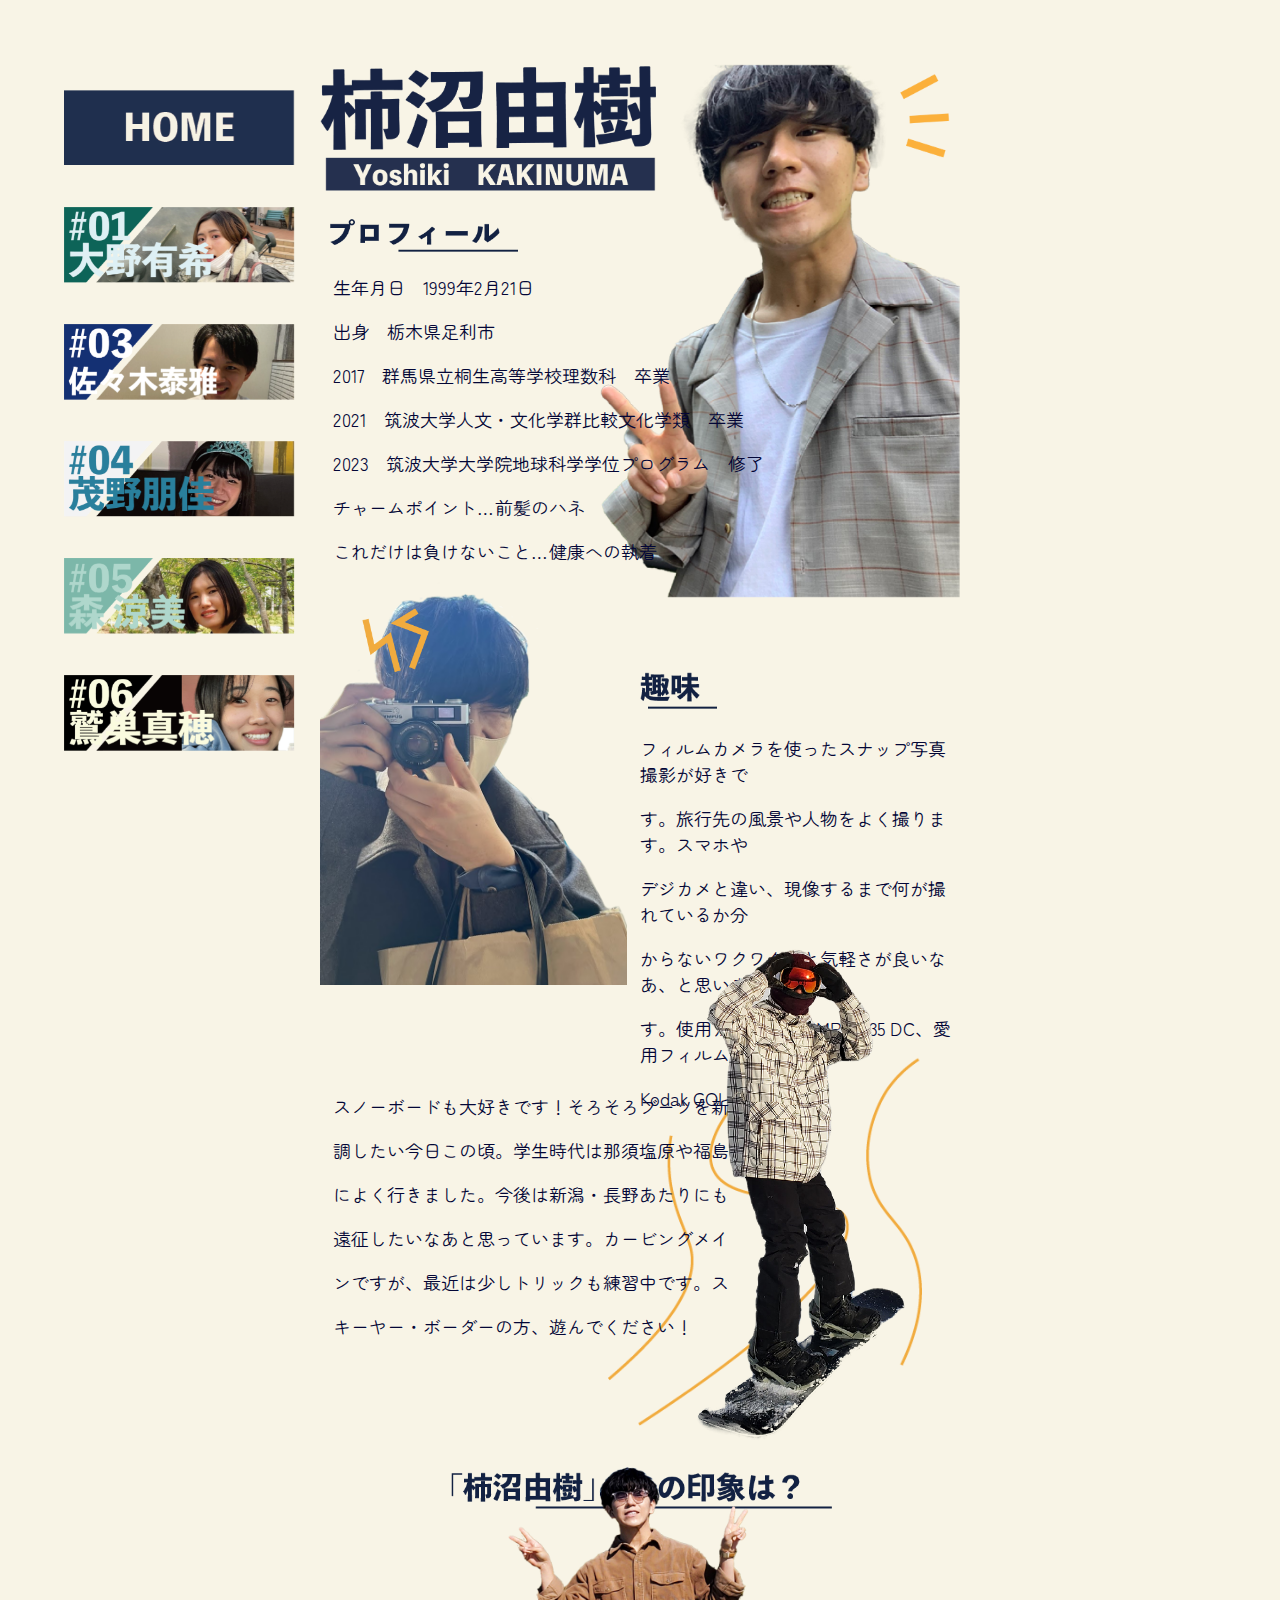
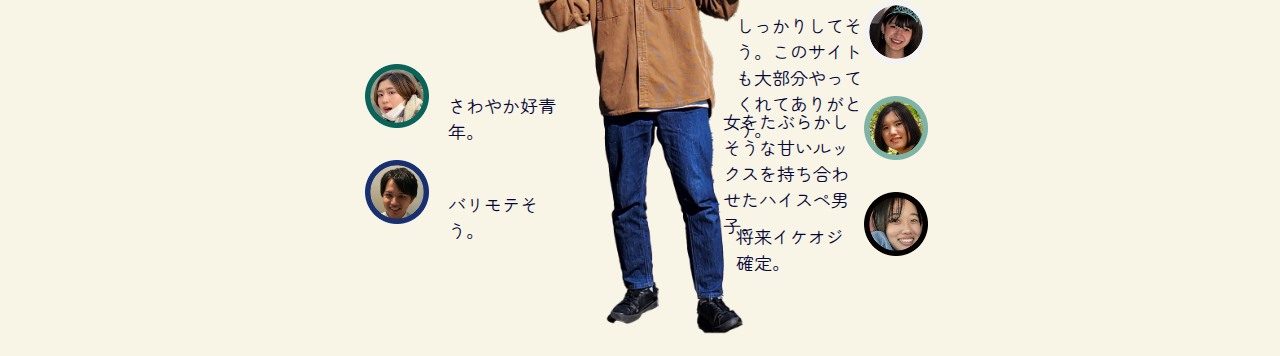
<file: kakinuma.html>
<!DOCTYPE html>
<html lang="ja">
<head>
    <meta charset="UTF-8">
    <meta http-equiv="X-UA-Compatible" content="IE=edge">
    <title>柿沼由樹　Yoshiki KAKINUMA</title>
    <link rel="stylesheet" href="style_kakinuma.css">
    <link rel="preconnect" href="https://fonts.googleapis.com"><link rel="preconnect" href="https://fonts.gstatic.com" crossorigin><link href="https://fonts.googleapis.com/css2?family=Zen+Maru+Gothic&display=swap" rel="stylesheet">
    <style> @import url('https://fonts.googleapis.com/css2?family=Zen+Maru+Gothic&display=swap'); </style>
</head>
<body style="margin: 0px">

  <div class="back">
    <a href="index.html">
      <img src="backbutton_kakinuma.png" class="backbutton_kakinuma">
    </a>
  </div>

  <div class="side">
    <a href="ono.html">
      <img src="side_ono.png" class="side_ono">
    </a>
    <a href="sasaki.html">
      <img src="side_sasaki.png" class="side_sasaki">
    </a>
    <a href="shigeno.html">
      <img src="side_shigeno.png" class="side_shigeno">
    </a>
    <a href="mori.html">
      <img src="side_mori.png" class="side_mori">
    </a>
    <a href="washizu.html">
      <img src="side_washizu.png" class="side_washizu">
    </a>
  </div>


  <div class="kakinuma_1">
    <img src="shiraito.png" class="shiraito">
    <img src="柿沼_profile.png" class="柿沼_profile">
   <div class="bunichi">
    <p>生年月日　1999年2月21日</p>
    <p>出身　栃木県足利市</p>
    <p>2017　群馬県立桐生高等学校理数科　卒業</p>
    <p>2021　筑波大学人文・文化学群比較文化学類　卒業</p>
    <p>2023　筑波大学大学院地球科学学位プログラム　修了</p>
    <p>チャームポイント…前髪のハネ</p>
    <p>これだけは負けないこと…健康への執着</p>
   </div>
  </div>

 <div class="kakinuma_2">
    <img src="camera.png" class="camera">
    <img src="kakinuma_effect1.png" class="effect1">
    <img src="柿沼_趣味.png" class="shumi">
   <div class="bunni">
    <p>フィルムカメラを使ったスナップ写真撮影が好きで</p>
    <p>す。旅行先の風景や人物をよく撮ります。スマホや</p>
    <p>デジカメと違い、現像するまで何が撮れているか分</p>
    <p>からないワクワク感と気軽さが良いなあ、と思いま</p>
    <p>す。使用カメラはOLYMPUS 35 DC、愛用フィルムは</p>
    <p>Kodak GOLD 200です。</p>
   </div>
 </div>


 <div class="kakinuma_3">
  <img src="kakinuma_effect2.png" class="effect2">
  <img src="sunobo.png" class="sunobo">
  <div class="bunsan">
    <p>スノーボードも大好きです！そろそろブーツを新</p>
    <p>調したい今日この頃。学生時代は那須塩原や福島</p>
    <p>によく行きました。今後は新潟・長野あたりにも</p>
    <p>遠征したいなあと思っています。カービングメイ</p>
    <p>ンですが、最近は少しトリックも練習中です。ス</p>
    <p>キーヤー・ボーダーの方、遊んでください！</p>
 </div>
 </div>

  
 <div class="kakinuma_4">
  <img src="柿沼_新入社員からの印象.png" class="印象">
  <img src="zenshin.png" class="zenshin">
  <img src="icon_ono.png" class="icon_ono">
  <img src="icon_sasaki.png" class="icon_sasaki">
  <img src="icon_shigeno.png" class="icon_shigeno">
  <img src="icon_mori.png" class="icon_mori">
  <img src="icon_washizu.png" class="icon_washizu">
  <p class="ono_image">さわやか好青年。</p>
  <p class="sasaki_image">バリモテそう。</p>
  <p class="shigeno_image">しっかりしてそう。このサイトも大部分やってくれてありがとう。</p>
  <p class="mori_image">女をたぶらかしそうな甘いルックスを持ち合わせたハイスペ男子。</p>
  <p class="washizu_image">将来イケオジ確定。</p>
 </div>

  

</body>



</html>
</file>
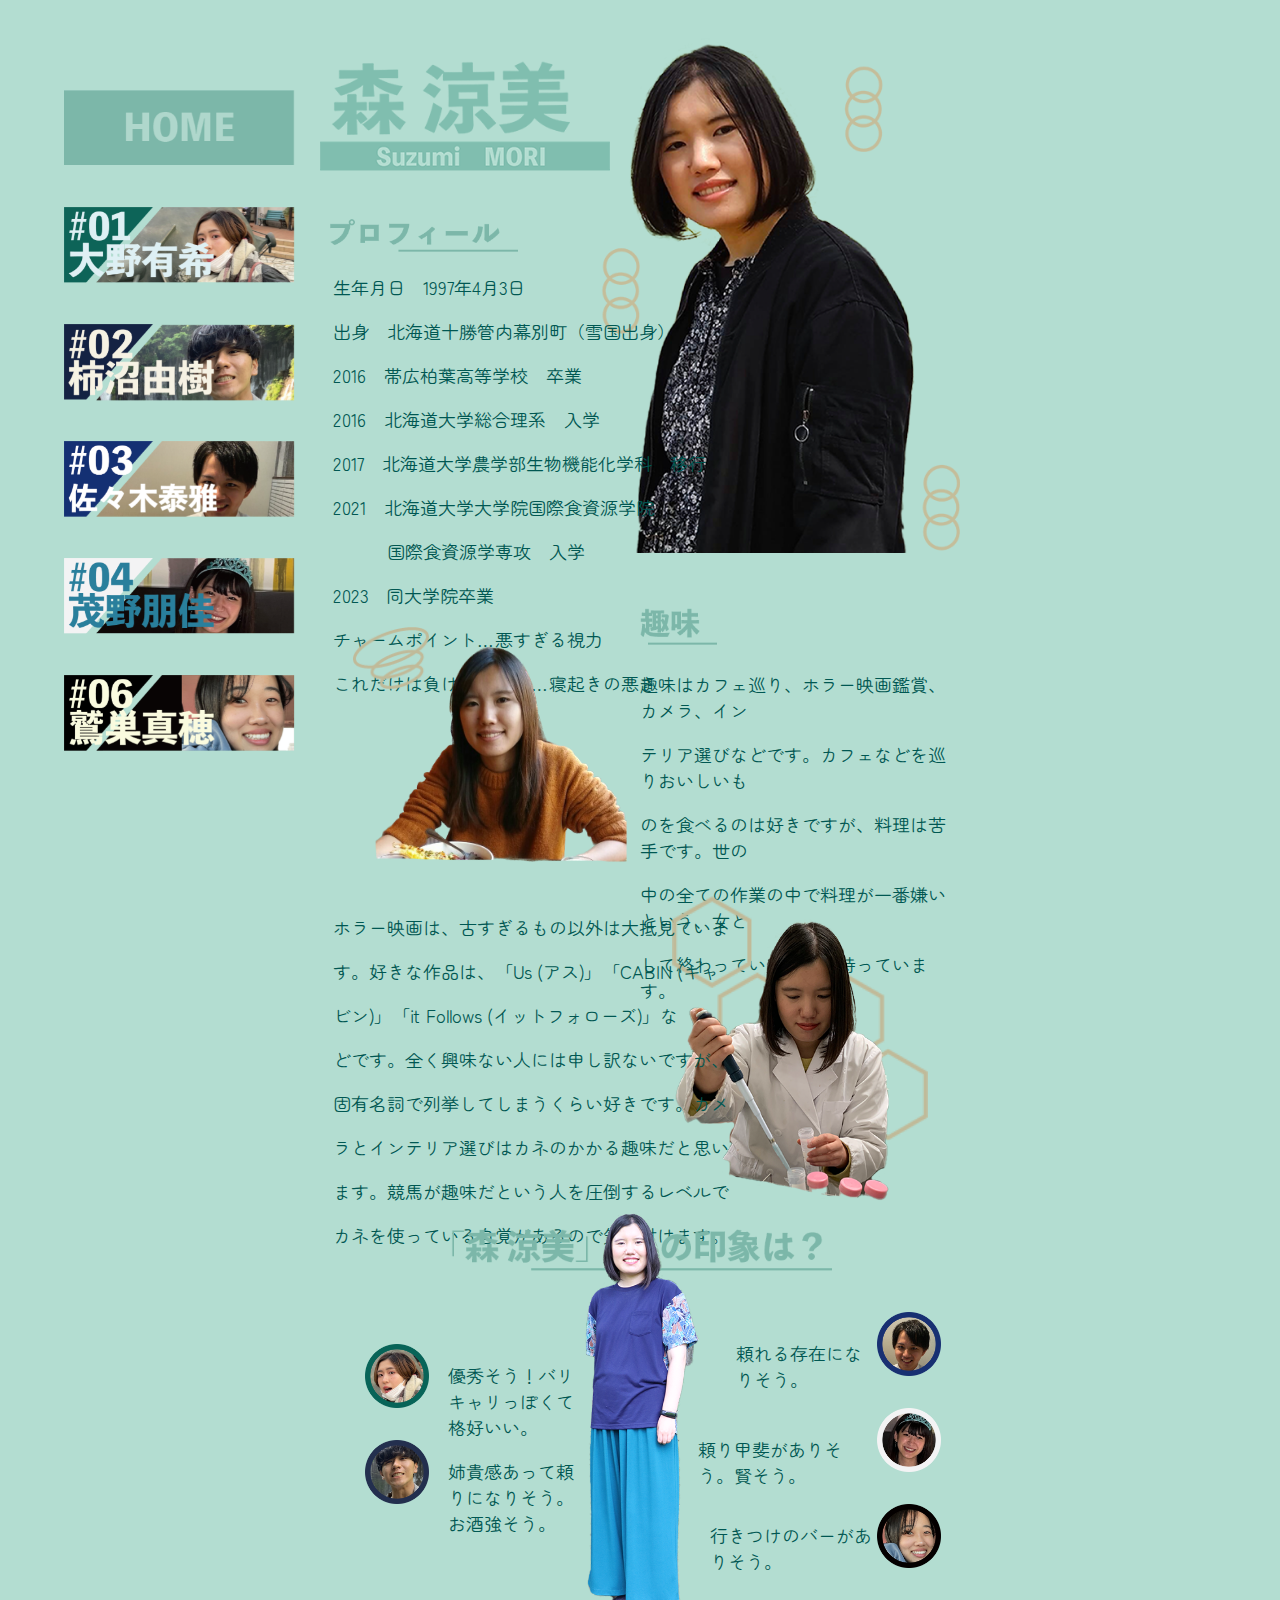
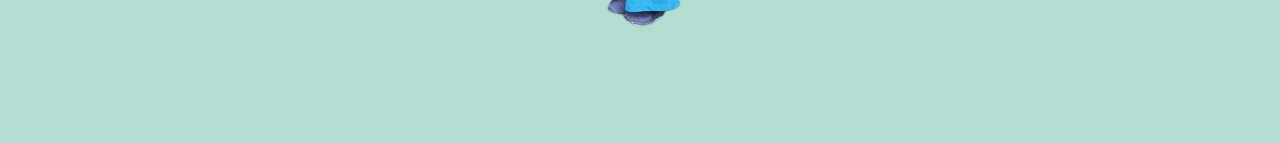
<file: mori.html>
<!DOCTYPE html>
<html lang="ja">
<head>
    <meta charset="UTF-8">
    <meta http-equiv="X-UA-Compatible" content="IE=edge">
    <title>森　涼美　Suzumi MORI</title>
    <link rel="stylesheet" href="style_mori.css">
    <link rel="preconnect" href="https://fonts.googleapis.com"><link rel="preconnect" href="https://fonts.gstatic.com" crossorigin><link href="https://fonts.googleapis.com/css2?family=Zen+Maru+Gothic&display=swap" rel="stylesheet">
    <style> @import url('https://fonts.googleapis.com/css2?family=Zen+Maru+Gothic&display=swap'); </style>
</head>
<body style="margin: 0px">

  <div class="back">
    <a href="index.html">
      <img src="backbutton_mori.png" class="backbutton_mori">
    </a>
  </div>

  <div class="side">
    <a href="ono.html">
      <img src="side_ono.png" class="side_ono">
    </a>
    <a href="kakinuma.html">
      <img src="side_kakinuma.png" class="side_kakinuma">
    </a>
    <a href="sasaki.html">
      <img src="side_sasaki.png" class="side_sasaki">
    </a>
    <a href="shigeno.html">
      <img src="side_shigeno.png" class="side_shigeno">
    </a>
    <a href="washizu.html">
      <img src="side_washizu.png" class="side_washizu">
    </a>
  </div>

  <div class="mori1">
    <img src="mori_1.png" class="mori_1">
    <img src="森_profile.png" class="森_profile">
   <div class="bunichi">
    <p>生年月日　1997年4月3日</p>
    <p>出身　北海道十勝管内幕別町（雪国出身）</p>
    <p>2016　帯広柏葉高等学校　卒業</p>
    <p>2016　北海道大学総合理系　入学</p>
    <p>2017　北海道大学農学部生物機能化学科　移行</p>
    <p>2021　北海道大学大学院国際食資源学院</p>
    <p>　　　国際食資源学専攻　入学</p>
    <p>2023　同大学院卒業</p>
    <p>チャームポイント…悪すぎる視力</p>
    <p>これだけは負けないこと…寝起きの悪さ</p>
   </div>
  </div>

  <div class="mori2">
    <img src="mori_2.png" class="mori_2">
    <img src="mori_effect1.png" class="effect1">
    <img src="森_趣味.png" class="shumi">
   <div class="bunni">
    <p>趣味はカフェ巡り、ホラー映画鑑賞、カメラ、イン</p>
    <p>テリア選びなどです。カフェなどを巡りおいしいも</p>
    <p>のを食べるのは好きですが、料理は苦手です。世の</p>
    <p>中の全ての作業の中で料理が一番嫌いという、女と</p>
    <p>して終わっている性質を持っています。</p>
   </div>
 </div>

 <div class="mori3">
  <img src="mori_effect2.png" class="effect2">
  <img src="mori_3.png" class="mori_3">
  <div class="bunsan">
    <p>ホラー映画は、古すぎるもの以外は大抵見ていま</p>
    <p>す。好きな作品は、「Us (アス)」「CABIN (キャ</p>
    <p>ビン)」「it Follows (イットフォローズ)」な</p>
    <p>どです。全く興味ない人には申し訳ないですが、</p>
    <p>固有名詞で列挙してしまうくらい好きです。カメ</p>
    <p>ラとインテリア選びはカネのかかる趣味だと思い</p>
    <p>ます。競馬が趣味だという人を圧倒するレベルで</p>
    <p>カネを使っている自覚があるので気を付けます。</p>
 </div>
  
 <div class="mori4">
  <img src="森_新入社員からの印象.png" class="印象">
  <img src="mori_zenshin.png" class="zenshin">
  <img src="icon_ono.png" class="icon_ono">
  <img src="icon_kakinuma.png" class="icon_kakinuma">
  <img src="icon_sasaki.png" class="icon_sasaki">
  <img src="icon_shigeno.png" class="icon_shigeno">
  <img src="icon_washizu.png" class="icon_washizu">
  <p class="ono_image">優秀そう！バリキャリっぽくて格好いい。</p>
  <p class="kakinuma_image">姉貴感あって頼りになりそう。お酒強そう。</p>
  <p class="sasaki_image">頼れる存在になりそう。</p>
  <p class="shigeno_image">頼り甲斐がありそう。賢そう。</p>
  <p class="washizu_image">行きつけのバーがありそう。</p>
 </div>
 </div>

</body>



</html>
</file>
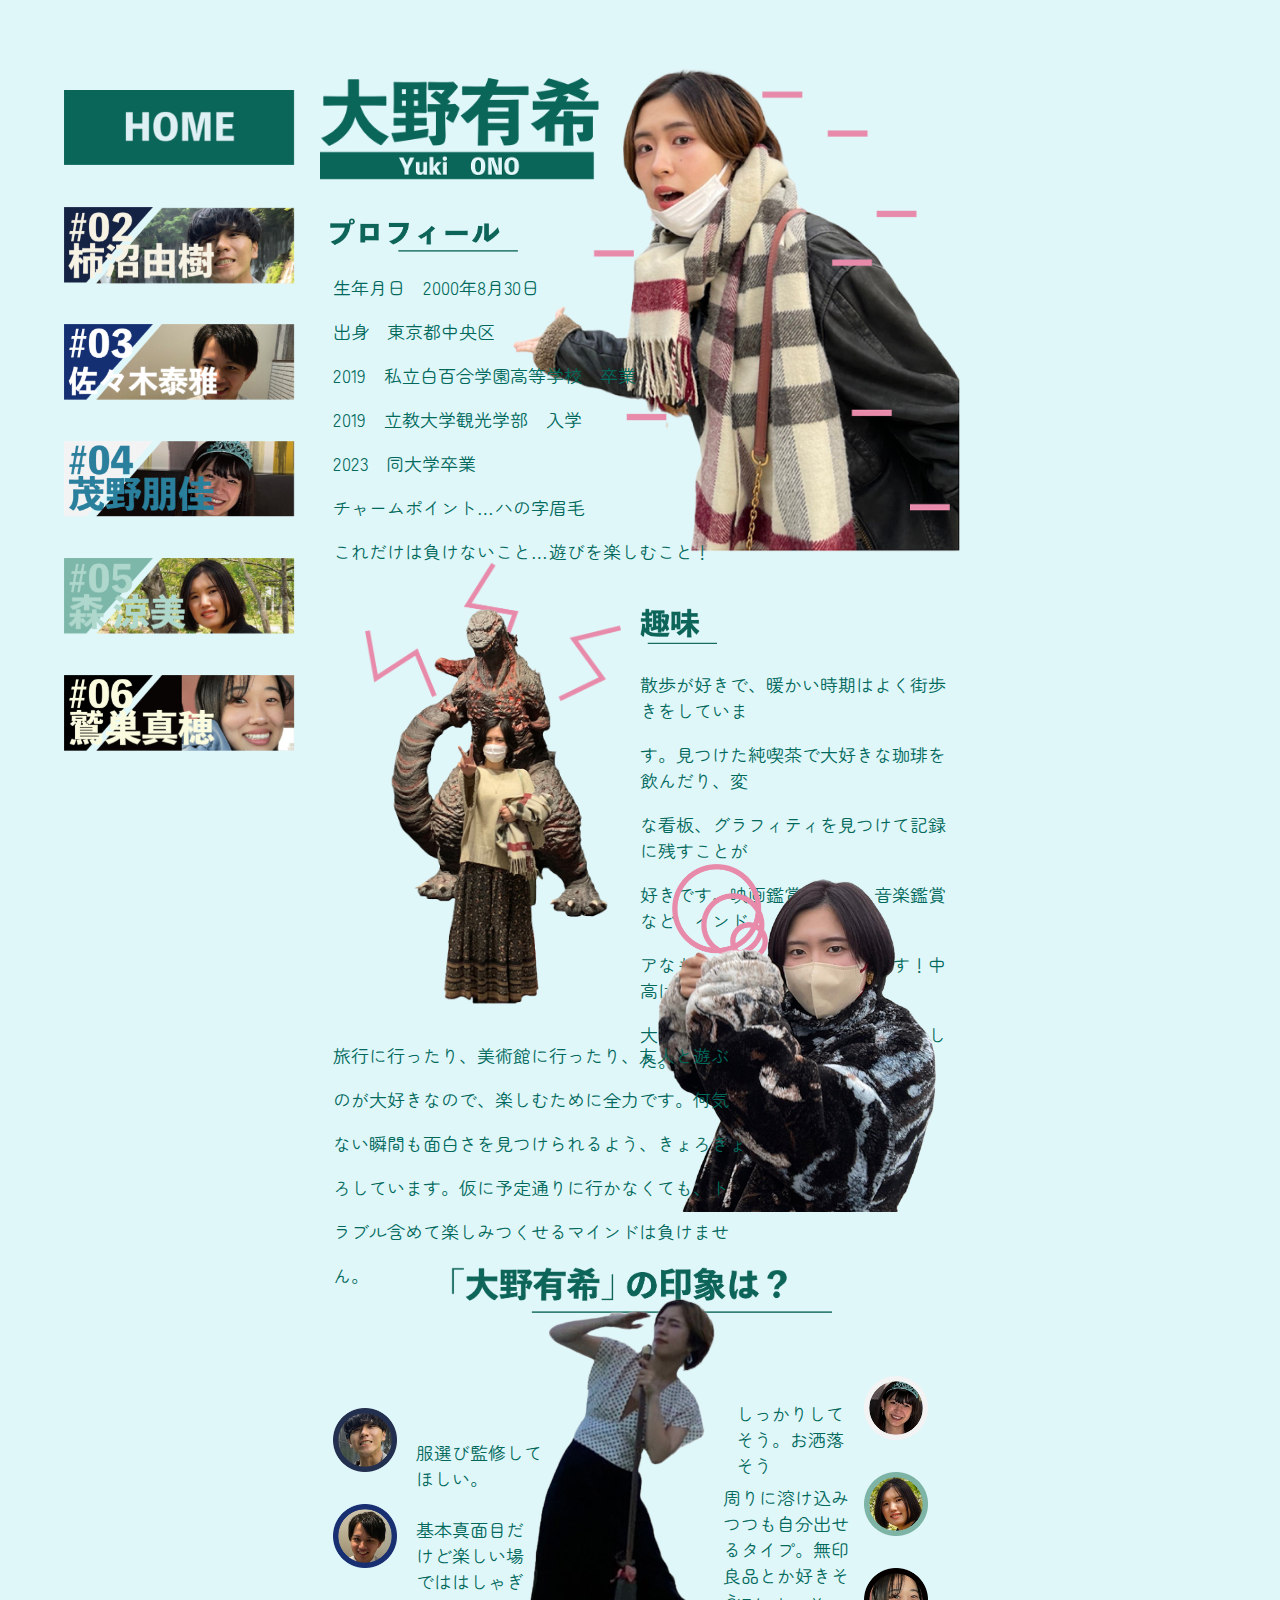
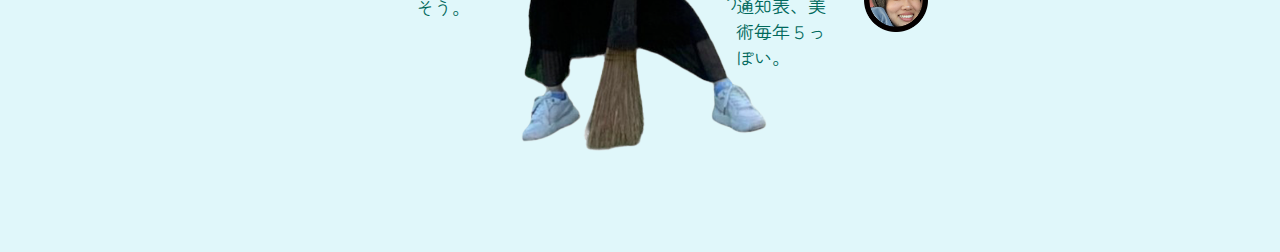
<file: ono.html>
<!DOCTYPE html>
<html lang="ja">
<head>
    <meta charset="UTF-8">
    <meta http-equiv="X-UA-Compatible" content="IE=edge">
    <title>大野有季　Yuki ONO</title>
    <link rel="stylesheet" href="style_ono.css">
    <link rel="preconnect" href="https://fonts.googleapis.com"><link rel="preconnect" href="https://fonts.gstatic.com" crossorigin><link href="https://fonts.googleapis.com/css2?family=Zen+Maru+Gothic&display=swap" rel="stylesheet">
    <style> @import url('https://fonts.googleapis.com/css2?family=Zen+Maru+Gothic&display=swap'); </style>
</head>
<body style="margin: 0px">

  <div class="back">
    <a href="index.html">
      <img src="backbutton_ono.png" class="backbutton_ono">
    </a>
  </div>

  <div class="side">
    <a href="kakinuma.html">
      <img src="side_kakinuma.png" class="side_kakinuma">
    </a>
    <a href="sasaki.html">
      <img src="side_sasaki.png" class="side_sasaki">
    </a>
    <a href="shigeno.html">
      <img src="side_shigeno.png" class="side_shigeno">
    </a>
    <a href="mori.html">
        <img src="side_mori.png" class="side_mori">
      </a>
    <a href="washizu.html">
      <img src="side_washizu.png" class="side_washizu">
    </a>
  </div>

  <div class="ono1">
    <img src="ono_1.png" class="ono_1">
    <img src="大野_profile.png" class="大野_profile">
   <div class="bunichi">
    <p>生年月日　2000年8月30日</p>
    <p>出身　東京都中央区</p>
    <p>2019　私立白百合学園高等学校　卒業</p>
    <p>2019　立教大学観光学部　入学</p>
    <p>2023　同大学卒業</p>
    <p>チャームポイント…ハの字眉毛</p>
    <p>これだけは負けないこと…遊びを楽しむこと！</p>
   </div>
  </div>

  <div class="ono2">
    <img src="ono_effect1.png" class="effect1">
    <img src="ono_2.png" class="ono_2">
    <img src="大野_趣味.png" class="shumi">
   <div class="bunni">
    <p>散歩が好きで、暖かい時期はよく街歩きをしていま</p>
    <p>す。見つけた純喫茶で大好きな珈琲を飲んだり、変</p>
    <p>な看板、グラフィティを見つけて記録に残すことが</p>
    <p>好きです。映画鑑賞や読書、音楽鑑賞など、インド</p>
    <p>アなものが好きな一面もあります！中高は演劇部、</p>
    <p>大学では軽音サークルに入っていました。</p>
   </div>
 </div>

 <div class="ono3">
  <img src="ono_effect2.png" class="effect2">
  <img src="ono_3.png" class="ono_3">
  <div class="bunsan">
    <p>旅行に行ったり、美術館に行ったり、友人と遊ぶ</p>
    <p>のが大好きなので、楽しむために全力です。何気</p>
    <p>ない瞬間も面白さを見つけられるよう、きょろきょ</p>
    <p>ろしています。仮に予定通りに行かなくても、ト</p>
    <p>ラブル含めて楽しみつくせるマインドは負けませ</p>
    <p>ん。</p>
 </div>
  
 <div class="ono4">
  <img src="大野_新入社員からの印象.png" class="印象">
  <img src="ono_zenshin.png" class="zenshin">
  <img src="icon_kakinuma.png" class="icon_kakinuma">
  <img src="icon_sasaki.png" class="icon_sasaki">
  <img src="icon_shigeno.png" class="icon_shigeno">
  <img src="icon_mori.png" class="icon_mori">
  <img src="icon_washizu.png" class="icon_washizu">
  <p class="kaki_image">服選び監修してほしい。</p>
  <p class="sasaki_image">基本真面目だけど楽しい場でははしゃぎそう。</p>
  <p class="shigeno_image">しっかりしてそう。お洒落そう</p>
  <p class="mori_image">周りに溶け込みつつも自分出せるタイプ。無印良品とか好きそう。</p>
  <p class="washizu_image">通知表、美術毎年５っぽい。</p>
 </div>

</body>



</html>
</file>
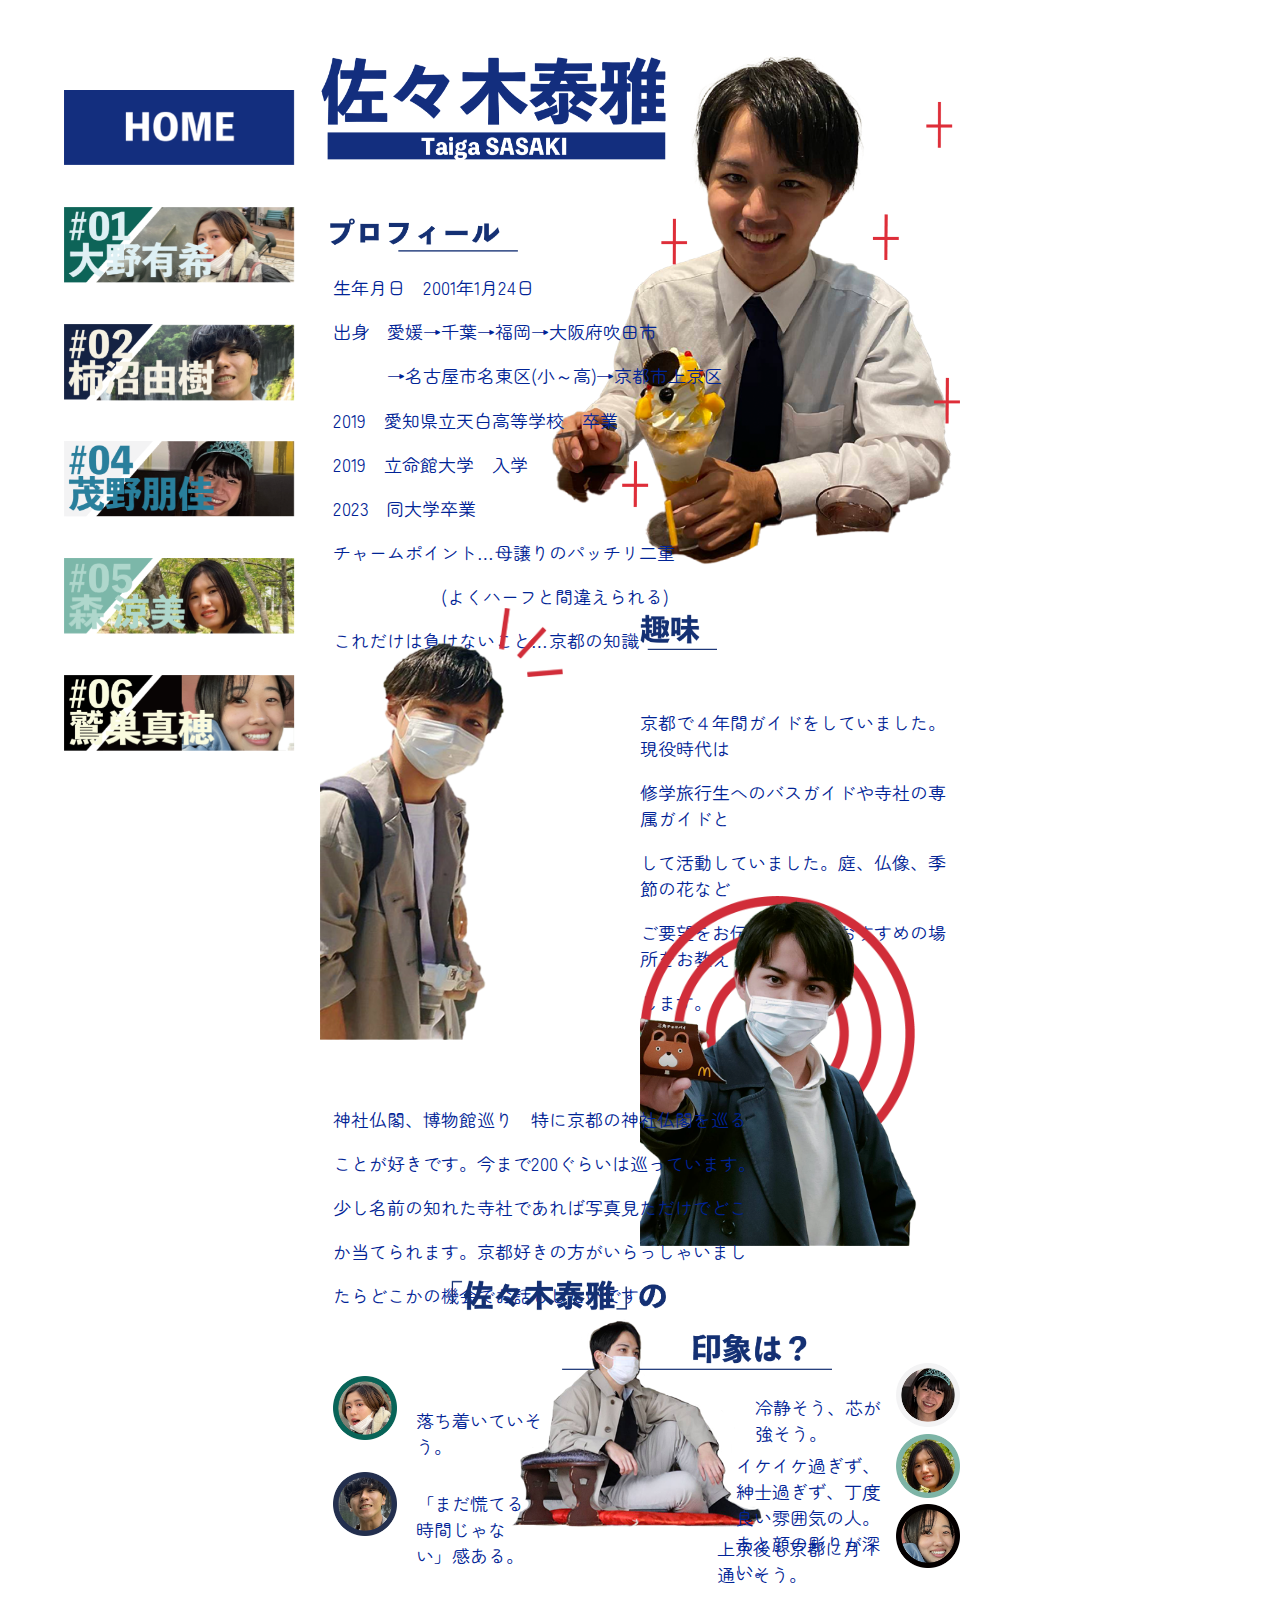
<file: sasaki.html>
<!DOCTYPE html>
<html lang="ja">
<head>
    <meta charset="UTF-8">
    <meta http-equiv="X-UA-Compatible" content="IE=edge">
    <title>佐々木泰雅　Taiga SASAKI</title>
    <link rel="stylesheet" href="style_sasaki.css">
    <link rel="preconnect" href="https://fonts.googleapis.com"><link rel="preconnect" href="https://fonts.gstatic.com" crossorigin><link href="https://fonts.googleapis.com/css2?family=Zen+Maru+Gothic&display=swap" rel="stylesheet">
    <style> @import url('https://fonts.googleapis.com/css2?family=Zen+Maru+Gothic&display=swap'); </style>
</head>
<body style="margin: 0px">

  <div class="back">
    <a href="index.html">
      <img src="backbutton_sasaki.png" class="backbutton_sasaki">
    </a>
  </div>

  <div class="side">
    <a href="kakinuma.html">
      <img src="side_kakinuma.png" class="side_kakinuma">
    </a>
    <a href="shigeno.html">
      <img src="side_shigeno.png" class="side_shigeno">
    </a>
    <a href="ono.html">
      <img src="side_ono.png" class="side_ono">
    </a>
    <a href="mori.html">
        <img src="side_mori.png" class="side_mori">
      </a>
    <a href="washizu.html">
      <img src="side_washizu.png" class="side_washizu">
    </a>
  </div>

  <div class="sasaki1">
    <img src="sasaki_1.png" class="sasaki_1">
    <img src="佐々木_profile.png" class="佐々木_profile">
   <div class="bunichi">
    <p>生年月日　2001年1月24日</p>
    <p>出身　愛媛→千葉→福岡→大阪府吹田市</p>
    <p>　　　→名古屋市名東区(小～高)→京都市上京区</p>
    <p>2019　愛知県立天白高等学校　卒業</p>
    <p>2019　立命館大学　入学</p>
    <p>2023　同大学卒業</p>
    <p>チャームポイント…母譲りのパッチリ二重</p>
    <p>　　　　　　(よくハーフと間違えられる)</p>
    <p>これだけは負けないこと…京都の知識</p>
   </div>
  </div>

  <div class="sasaki2">
    <img src="sasaki_effect1.png" class="effect1">
    <img src="sasaki_2.png" class="sasaki_2">
    <img src="佐々木_趣味.png" class="shumi">
   <div class="bunni">
    <p>京都で４年間ガイドをしていました。現役時代は</p>
    <p>修学旅行生へのバスガイドや寺社の専属ガイドと</p>
    <p>して活動していました。庭、仏像、季節の花など</p>
    <p>ご要望をお伝え頂ければおすすめの場所をお教え</p>
    <p>します。</p>
   </div>
 </div>

 <div class="sasaki3">
  <img src="sasaki_effect2.png" class="effect2">
  <img src="sasaki_3.png" class="sasaki_3">
  <div class="bunsan">
    <p>神社仏閣、博物館巡り　特に京都の神社仏閣を巡る</p>
    <p>ことが好きです。今まで200ぐらいは巡っています。</p>
    <p>少し名前の知れた寺社であれば写真見ただけでどこ</p>
    <p>か当てられます。京都好きの方がいらっしゃいまし</p>
    <p>たらどこかの機会でお話ししたいです。</p>
 </div>
  
 <div class="sasaki4">
  <img src="佐々木_新入社員からの印象.png" class="印象">
  <img src="sasaki_zenshin.png" class="zenshin">
  <img src="icon_ono.png" class="icon_ono">
  <img src="icon_kakinuma.png" class="icon_kakinuma">
  <img src="icon_shigeno.png" class="icon_shigeno">
  <img src="icon_mori.png" class="icon_mori">
  <img src="icon_washizu.png" class="icon_washizu">
  <p class="ono_image">落ち着いていそう。</p>
  <p class="kakinuma_image">「まだ慌てる時間じゃない」感ある。</p>
  <p class="shigeno_image">冷静そう、芯が強そう。</p>
  <p class="mori_image">イケイケ過ぎず、紳士過ぎず、丁度良い雰囲気の人。あと顔の彫りが深い。</p>
  <p class="washizu_image">上京後も京都に月１通いそう。</p>
 </div>

</body>



</html>
</file>
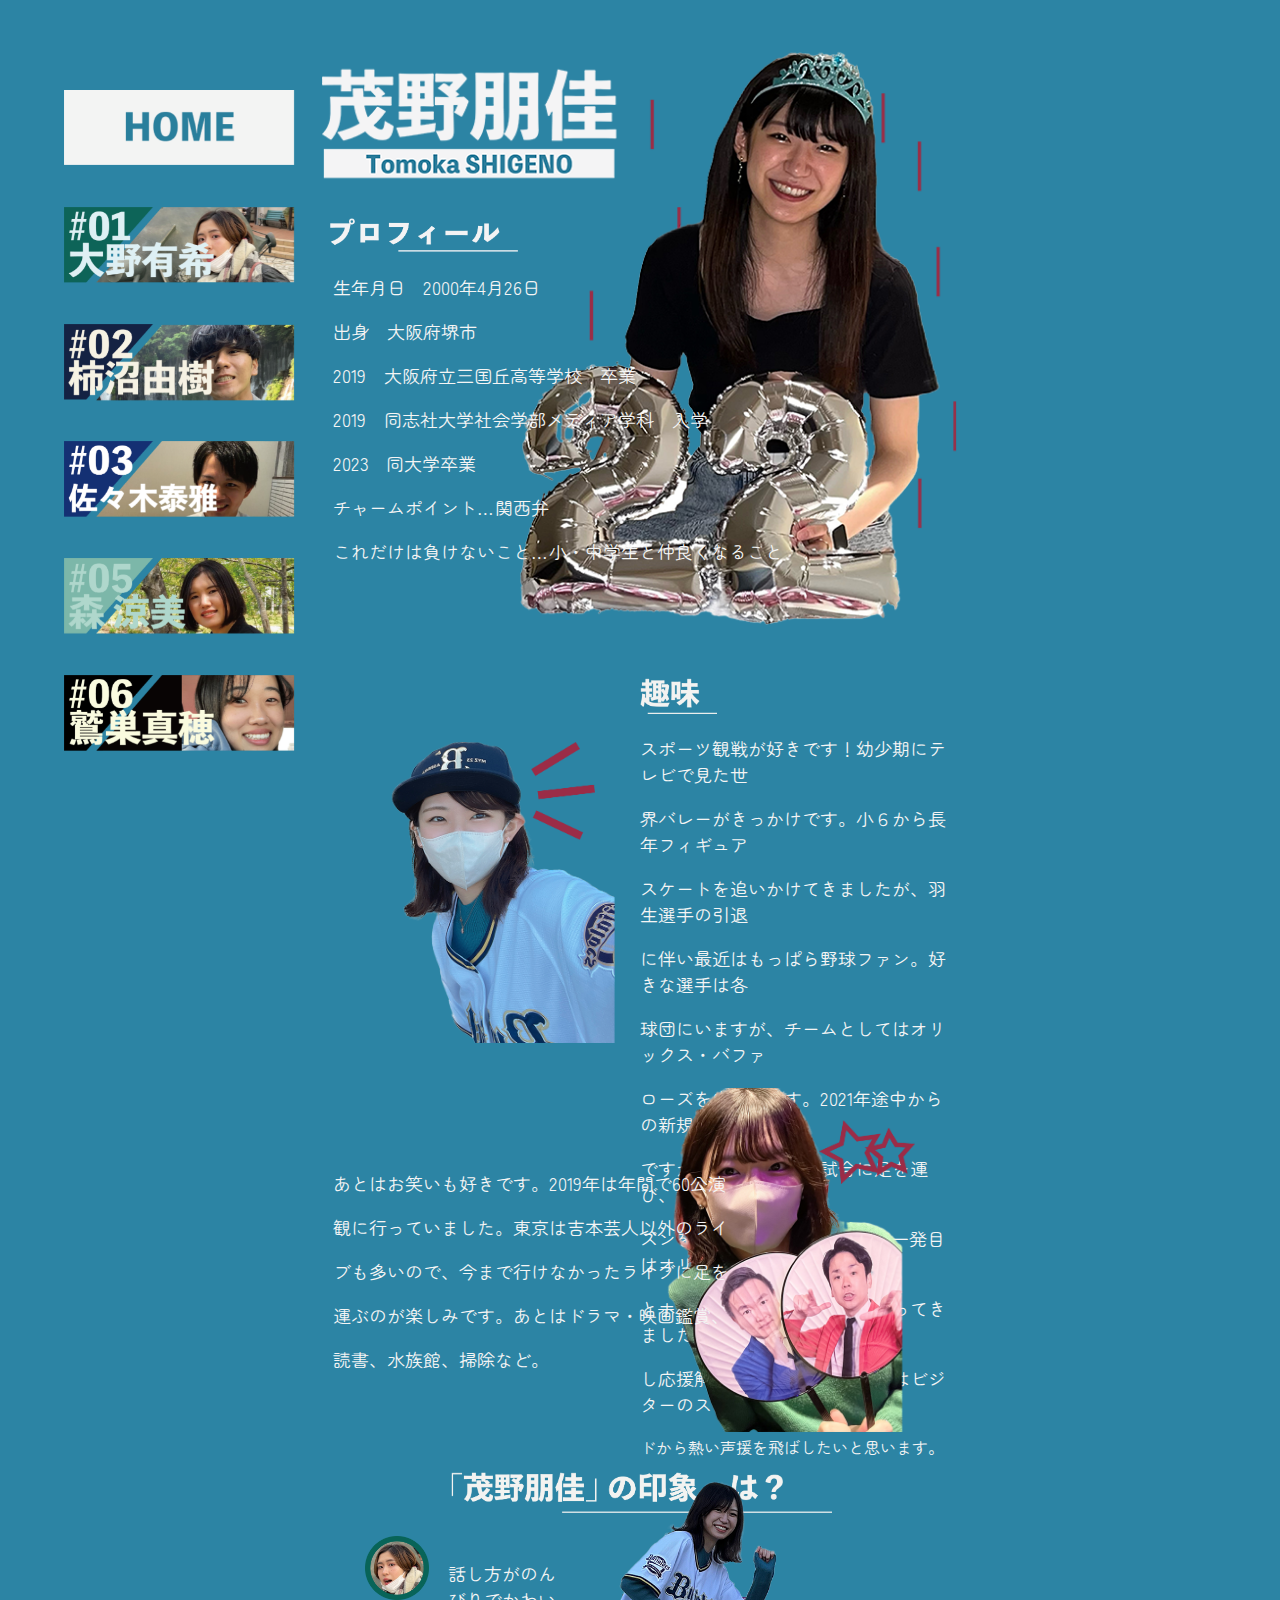
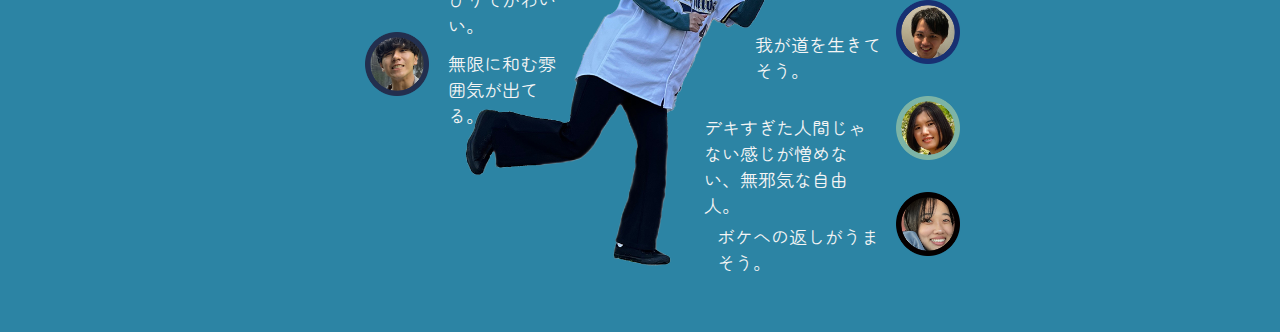
<file: shigeno.html>
<!DOCTYPE html>
<html lang="ja">
<head>
    <meta charset="UTF-8">
    <meta http-equiv="X-UA-Compatible" content="IE=edge">
    <title>茂野朋佳　Tomoka SHIGENO</title>
    <link rel="stylesheet" href="style_shigeno.css">
    <link rel="preconnect" href="https://fonts.googleapis.com"><link rel="preconnect" href="https://fonts.gstatic.com" crossorigin><link href="https://fonts.googleapis.com/css2?family=Zen+Maru+Gothic&display=swap" rel="stylesheet">
    <style> @import url('https://fonts.googleapis.com/css2?family=Zen+Maru+Gothic&display=swap'); </style>
</head>
<body style="margin: 0px">

  <div class="back">
    <a href="index.html">
      <img src="backbutton_shigeno.png" class="backbutton_shigeno">
    </a>
  </div>

  <div class="side">
    <a href="kakinuma.html">
      <img src="side_kakinuma.png" class="side_kakinuma">
    </a>
    <a href="sasaki.html">
      <img src="side_sasaki.png" class="side_sasaki">
    </a>
    <a href="ono.html">
      <img src="side_ono.png" class="side_ono">
    </a>
    <a href="mori.html">
        <img src="side_mori.png" class="side_mori">
      </a>
    <a href="washizu.html">
      <img src="side_washizu.png" class="side_washizu">
    </a>
  </div>

  <div class="shigeno1">
    <img src="shigeno_1.png" class="shigeno_1">
    <img src="茂野_profile.png" class="茂野_profile">
   <div class="bunichi">
    <p>生年月日　2000年4月26日</p>
    <p>出身　大阪府堺市</p>
    <p>2019　大阪府立三国丘高等学校　卒業</p>
    <p>2019　同志社大学社会学部メディア学科　入学</p>
    <p>2023　同大学卒業</p>
    <p>チャームポイント…関西弁</p>
    <p>これだけは負けないこと…小・中学生と仲良くなること</p>
   </div>
  </div>

  <div class="shigeno2">
    <img src="shigeno_effect1.png" class="effect1">
    <img src="shigeno_2.png" class="shigeno_2">
    <img src="茂野_趣味.png" class="shumi">
   <div class="bunni">
    <p>スポーツ観戦が好きです！幼少期にテレビで見た世</p>
    <p>界バレーがきっかけです。小６から長年フィギュア</p>
    <p>スケートを追いかけてきましたが、羽生選手の引退</p>
    <p>に伴い最近はもっぱら野球ファン。好きな選手は各</p>
    <p>球団にいますが、チームとしてはオリックス・バファ</p>
    <p>ローズを応援中です。2021年途中からの新規ファン</p>
    <p>ですが、2022年は計44試合に足を運び、幸せなシー</p>
    <p>ズンを経験できました。2023年一発目はオリックス</p>
    <p>とホークスの宮崎キャンプに行ってきました。声出</p>
    <p>し応援解禁ということで、今年はビジターのスタン</p>
    <p></p>ドから熱い声援を飛ばしたいと思います。</p>
   </div>
 </div>

 <div class="shigeno3">
  <img src="shigeno_effect2.png" class="effect2">
  <img src="shigeno_3.png" class="shigeno_3">
  <div class="bunsan">
    <p>あとはお笑いも好きです。2019年は年間で60公演
    <p>観に行っていました。東京は吉本芸人以外のライ</p>
    <p>ブも多いので、今まで行けなかったライブに足を</p>
    <p>運ぶのが楽しみです。あとはドラマ・映画鑑賞、</p>
    <p>読書、水族館、掃除など。</p>
 </div>
  
 <div class="shigeno4">
  <img src="茂野_新入社員からの印象.png" class="印象">
  <img src="shigeno_zenshin.png" class="zenshin">
  <img src="icon_ono.png" class="icon_ono">
  <img src="icon_kakinuma.png" class="icon_kakinuma">
  <img src="icon_sasaki.png" class="icon_sasaki">
  <img src="icon_mori.png" class="icon_mori">
  <img src="icon_washizu.png" class="icon_washizu">
  <p class="ono_image">話し方がのんびりでかわいい。</p>
  <p class="kakinuma_image">無限に和む雰囲気が出てる。</p>
  <p class="sasaki_image">我が道を生きてそう。</p>
  <p class="mori_image">デキすぎた人間じゃない感じが憎めない、無邪気な自由人。</p>
  <p class="washizu_image">ボケへの返しがうまそう。</p>
 </div>

</body>



</html>
</file>
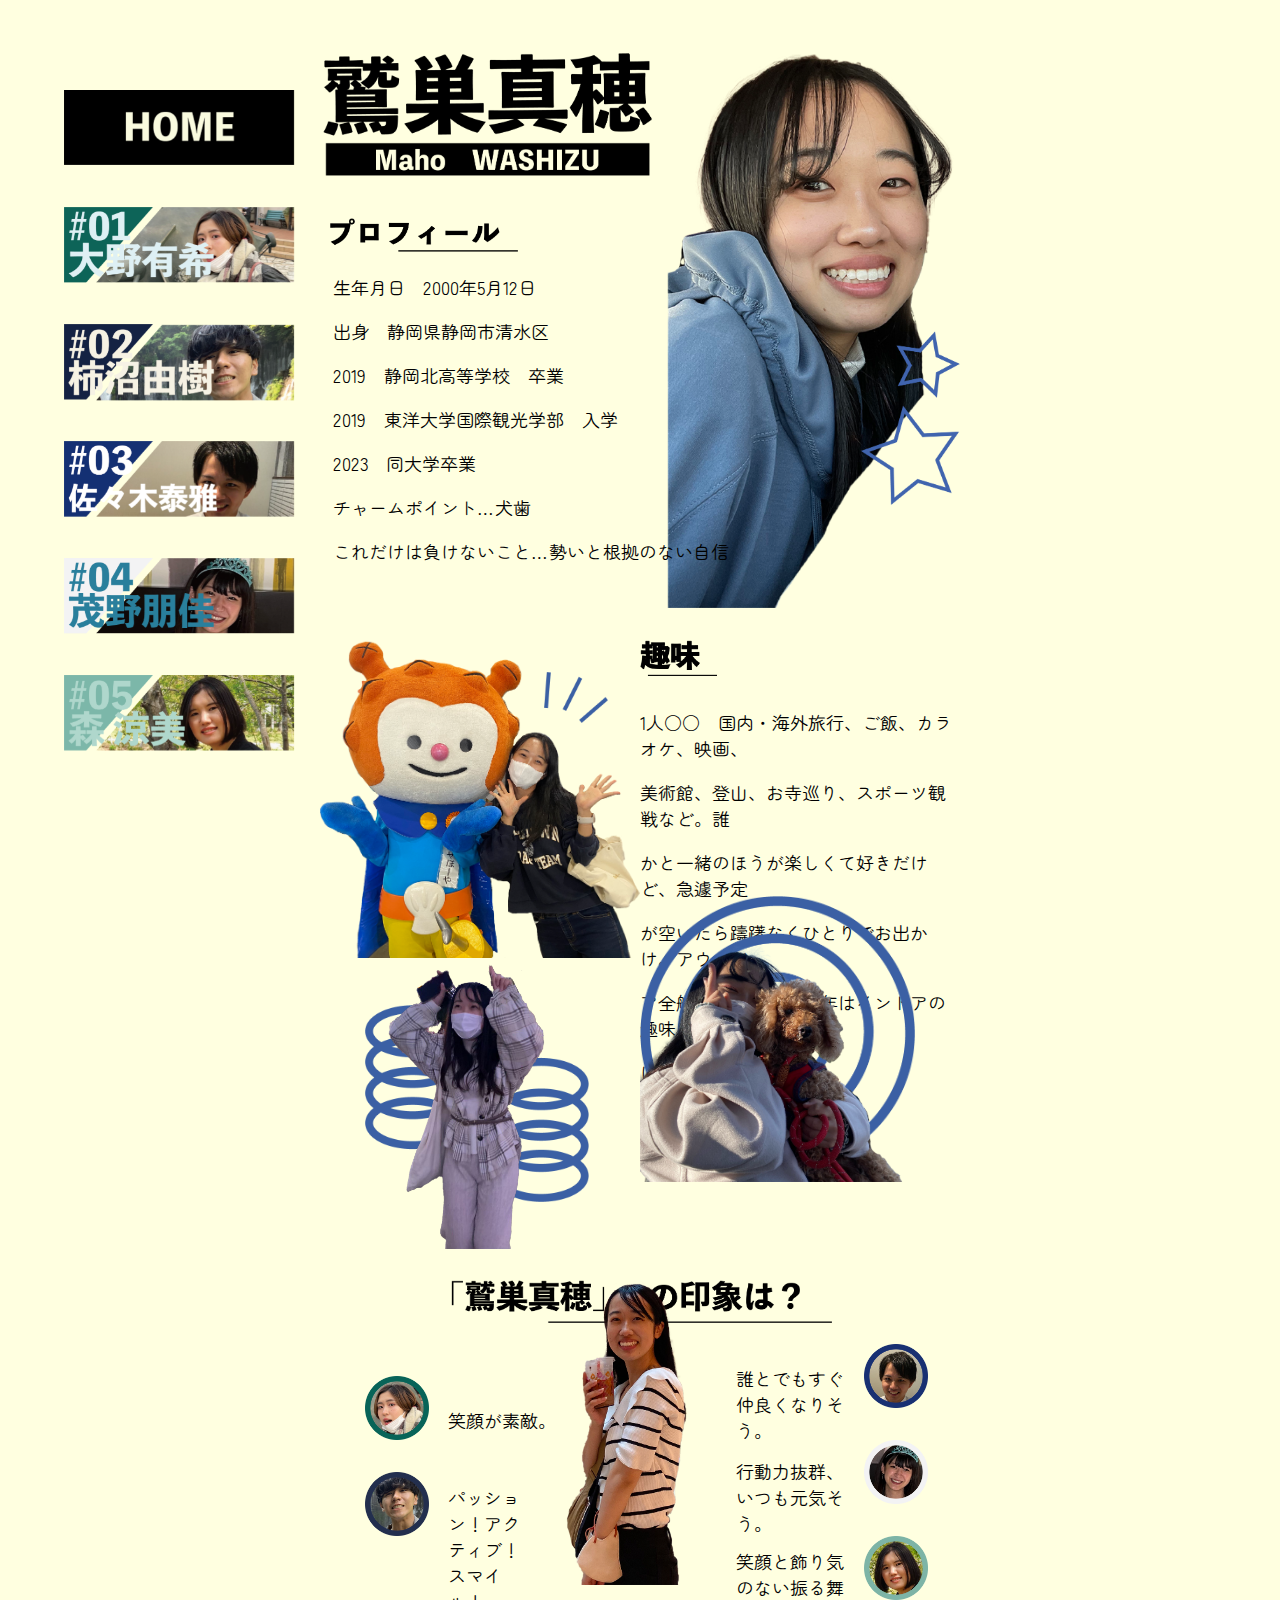
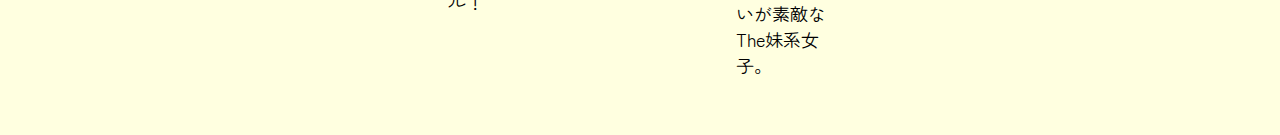
<file: washizu.html>
<!DOCTYPE html>
<html lang="ja">
<head>
    <meta charset="UTF-8">
    <meta http-equiv="X-UA-Compatible" content="IE=edge">
    <title>鷲巣真穂　Maho WASHIZU</title>
    <link rel="stylesheet" href="style_washizu.css">
    <link rel="preconnect" href="https://fonts.googleapis.com"><link rel="preconnect" href="https://fonts.gstatic.com" crossorigin><link href="https://fonts.googleapis.com/css2?family=Zen+Maru+Gothic&display=swap" rel="stylesheet">
    <style> @import url('https://fonts.googleapis.com/css2?family=Zen+Maru+Gothic&display=swap'); </style>
</head>
<body style="margin: 0px">

  <div class="back">
    <a href="index.html">
      <img src="backbutton_washizu.png" class="backbutton_washizu">
    </a>
  </div>

  <div class="side">
    <a href="kakinuma.html">
      <img src="side_kakinuma.png" class="side_kakinuma">
    </a>
    <a href="shigeno.html">
      <img src="side_shigeno.png" class="side_shigeno">
    </a>
    <a href="ono.html">
      <img src="side_ono.png" class="side_ono">
    </a>
    <a href="mori.html">
        <img src="side_mori.png" class="side_mori">
      </a>
    <a href="sasaki.html">
      <img src="side_sasaki.png" class="side_sasaki">
    </a>
  </div>

  <div class="washizu1">
    <img src="washizu_1.png" class="washizu_1">
    <img src="鷲巣_profile.png" class="鷲巣_profile">
   <div class="bunichi">
    <p>生年月日　2000年5月12日</p>
    <p>出身　静岡県静岡市清水区</p>
    <p>2019　静岡北高等学校　卒業</p>
    <p>2019　東洋大学国際観光学部　入学</p>
    <p>2023　同大学卒業</p>
    <p>チャームポイント…犬歯</p>
    <p>これだけは負けないこと…勢いと根拠のない自信</p>
   </div>
  </div>

  <div class="washizu2">
    <img src="washizu_effect1.png" class="effect1">
    <img src="washizu_2.png" class="washizu_2">
    <img src="鷲巣_趣味.png" class="shumi">
   <div class="bunni">
    <p>1人○○　国内・海外旅行、ご飯、カラオケ、映画、</p>
    <p>美術館、登山、お寺巡り、スポーツ観戦など。誰</p>
    <p>かと一緒のほうが楽しくて好きだけど、急遽予定</p>
    <p>が空いたら躊躇なくひとりでお出かけ。アウトド</p>
    <p>ア全般好きだけど、今年はインドアの趣味も見つ</p>
    <p>けたい！</p>
   </div>
 </div>

 <div class="washizu3">
  <img src="washizu_effect2.png" class="effect2">
  <img src="washizu_effect3.png" class="effect3">
  <img src="washizu_3.png" class="washizu_3">
  <img src="washizu_plus.png" class="washizu_plus">
  <div class="bunsan">
 </div>
  
 <div class="washizu4">
  <img src="鷲巣_新入社員からの印象.png" class="印象">
  <img src="washizu_zenshin.png" class="zenshin">
  <img src="icon_ono.png" class="icon_ono">
  <img src="icon_kakinuma.png" class="icon_kakinuma">
  <img src="icon_sasaki.png" class="icon_sasaki">
  <img src="icon_shigeno.png" class="icon_shigeno">
  <img src="icon_mori.png" class="icon_mori">
  <p class="ono_image">笑顔が素敵。</p>
  <p class="kakinuma_image">パッション！アクティブ！スマイル！</p>
  <p class="sasaki_image">誰とでもすぐ仲良くなりそう。</p>
  <p class="shigeno_image">行動力抜群、いつも元気そう。</p>
  <p class="mori_image">笑顔と飾り気のない振る舞いが素敵なThe妹系女子。</p>
 </div>

</body>



</html>
</file>
<file: style_kakinuma.css>
body{
    background-color: #f8f4e6;
    font-family: 'Zen Maru Gothic', sans-serif;
}

.backbutton_kakinuma{
    z-index: 100;
    position: fixed;
    left: 5%;
    top: 10%;
    width: 18%;
    cursor: pointer;
}

.side_ono{
  z-index: 100;
  position: fixed;
  left: 5%;
  top: 23%;
  width: 18%;
  cursor: pointer;
}

.side_sasaki{
  z-index: 100;
  position: fixed;
  left: 5%;
  top: 36%;
  width: 18%;
  cursor: pointer;
}

.side_shigeno{
  z-index: 100;
  position: fixed;
  left: 5%;
  top: 49%;
  width: 18%;
  cursor: pointer;
}

.side_mori{
  z-index: 100;
  position: fixed;
  left: 5%;
  top: 62%;
  width: 18%;
  cursor: pointer;
}

.side_washizu{
  z-index: 100;
  position: fixed;
  left: 5%;
  top: 75%;
  width: 18%;
  cursor: pointer;
}


.kakinuma_1{
    width: 50%;
    margin:0 auto;
    position: relative;
}

.shiraito{
  position: absolute;
  padding-top: 10%;
  width: 100%;
}

.柿沼_profile{
  position: absolute;
  padding-top: 34%;
  padding-left: 1%;
  width: 30%;
}

.bunichi{
    position: absolute;
    color: #030636;
    padding-top: 40%;
    padding-left: 2%;
    }

.kakinuma_2{
      width: 50%;
      margin:0 auto;
      position: relative;
  }

.camera{
        position:absolute;
        padding-top: 90%;
        width: 48%;

    }

.shumi{
      position: absolute;
      padding-top: 105%;
      padding-left: 50%;
      width: 12%;
    }
    
.bunni{
        position: absolute;
        color: #030636;
        padding-top: 112%;
        padding-left: 50%;
        }

.effect1{
      position: absolute;
      padding-top: 95%;
      padding-left: 5%;
      width: 12%;
        }
    
.kakinuma_3{
          width: 50%;
          margin:0 auto;
          position: relative;
      }

.sunobo{
          position:absolute;
          padding-top: 140%;
          padding-left: 30%;
          width: 80%;
      }

.effect2{
  position: absolute;
  padding-top: 160%;
  padding-left: 45%;
  width: 49%;
  }

.bunsan{
  position: absolute;
  color: #030636;
  padding-top: 168%;
  padding-left: 2%;
  }

.kakinuma_4{
  width: 50%;
  margin:0 auto;
  position: relative;
}

.印象{
  position: absolute;
  padding-top: 230%;
  padding-left: 20%;
  width: 60%;
}

.zenshin{
  position: absolute;
  padding-top: 224%;
  padding-left: 26%;
  width: 50%;
}


.icon_ono{
  position: absolute;
  padding-top: 260%;
  padding-left: 7%;
  padding-bottom: 10%;
  width: 10%;
  }

  .ono_image{
    color: #030636;
    position: absolute;
    padding-top: 261.5%;
    padding-left: 20%;
    width: 22%;
  }

  .icon_sasaki{
    position: absolute;
    padding-top: 275%;
    padding-left: 7%;
    width: 10%;
    }

    .sasaki_image{
      color: #030636;
      position: absolute;
      padding-top: 277%;
      padding-left: 20%;
      padding-bottom: 9%;
      width: 17%;
    }

    .icon_shigeno{
      position: absolute;
      padding-top: 250%;
      padding-left: 85%;
      padding-bottom: 10%;
      width: 10%;
      }
      .shigeno_image{
        color: #030636;
        position: absolute;
        padding-top: 249%;
        padding-left: 65%;
        padding-bottom: 9%;
        width: 20%;
      }

      .icon_mori{
        position: absolute;
        padding-top: 265%;
        padding-left: 85%;
        padding-bottom: 10%;
        width: 10%;
        }
        .mori_image{
          color: #030636;
          position: absolute;
          padding-top: 264%;
          padding-left: 63%;
          padding-bottom: 9%;
          width: 20%;
        }
  

        .icon_washizu{
          position: absolute;
          padding-top: 280%;
          padding-left: 85%;
          padding-bottom: 10%;
          width: 10%;
          }

          .washizu_image{
            color: #030636;
            position: absolute;
            padding-top: 282%;
            padding-left: 65%;
            padding-bottom: 9%;
            width: 18%;
          }


p{
    font-size: 18px;
}
</file>
<file: style_mori.css>
body{
    background-color: #B3DDD1;
    font-family: 'Zen Maru Gothic', sans-serif;
}

.backbutton_mori{
  z-index: 100;
  position: fixed;
  left: 5%;
  top: 10%;
  width: 18%;
  cursor: pointer;
}

.side_ono{
z-index: 100;
position: fixed;
left: 5%;
top: 23%;
width: 18%;
cursor: pointer;
}

.side_kakinuma{
z-index: 100;
position: fixed;
left: 5%;
top: 36%;
width: 18%;
cursor: pointer;
}

.side_sasaki{
z-index: 100;
position: fixed;
left: 5%;
top: 49%;
width: 18%;
cursor: pointer;
}

.side_shigeno{
z-index: 100;
position: fixed;
left: 5%;
top: 62%;
width: 18%;
cursor: pointer;
}

.side_washizu{
z-index: 100;
position: fixed;
left: 5%;
top: 75%;
width: 18%;
cursor: pointer;
}


.mori1{
  width: 50%;
  margin:0 auto;
  position: relative;
}

.mori_1{
position: absolute;
padding-top: 6%;
width: 100%;
}

.森_profile{
position: absolute;
padding-top: 34%;
padding-left: 1%;
width: 30%;
}

.bunichi{
  position: absolute;
  color: #005752;
  padding-top: 40%;
  padding-left: 2%;
  }


.mori2{
    width: 50%;
    margin:0 auto;
    position: relative;
}

.mori_2{
      position:absolute;
      padding-top: 98%;
      width: 50%;
  }
  
.effect1{
  position: absolute;
  padding-top: 98%;
  padding-left: 5%;
  width: 12%;
    }

.shumi{
    position: absolute;
    padding-top: 95%;
    padding-left: 50%;
    width: 12%;
  }
  
.bunni{
      position: absolute;
      color: #005752;
      padding-top: 102%;
      padding-left: 50%;
      }
  
.mori3{
        width: 50%;
        margin:0 auto;
        position: relative;
    }

.mori_3{
        position:absolute;
        padding-top: 120%;
        padding-left: 30%;
        width: 80%;
    }

.effect2{
position: absolute;
padding-top: 140%;
padding-left: 55%;
width: 40%;
}

.bunsan{
position: absolute;
color: #005752;
padding-top: 140%;
padding-left: 2%;
}

.mori4{
  width: 100%;
  margin:0 auto;
  position: relative;
}

.印象{
  position: absolute;
  padding-top: 192%;
  padding-left: 20%;
  width: 60%;
}

.zenshin{
  position: absolute;
  padding-top: 158%;
  padding-left: 17%;
  width: 70%;
}

.icon_ono{
  position: absolute;
  padding-top: 210%;
  padding-left: 7%;
  padding-bottom: 10%;
  width: 10%;
  }

  .ono_image{
    color: #005752;
    position: absolute;
    padding-top: 210%;
    padding-left: 20%;
    width: 20%;
  }

  .icon_kakinuma{
    position: absolute;
    padding-top: 225%;
    padding-left: 7%;
    width: 10%;
    }

    .kakinuma_image{
      color: #005752;
      position: absolute;
      padding-top: 225%;
      padding-left: 20%;
      padding-bottom: 9%;
      width: 20%;
    }

    .icon_sasaki{
      position: absolute;
      padding-top: 205%;
      padding-left: 87%;
      padding-bottom: 10%;
      width: 10%;
      }
      .sasaki_image{
        color: #005752;
        position: absolute;
        padding-top: 206.5%;
        padding-left: 65%;
        padding-bottom: 9%;
        width: 21%;
      }

      .icon_shigeno{
        position: absolute;
        padding-top: 220%;
        padding-left: 87%;
        padding-bottom: 10%;
        width: 10%;
        }
        .shigeno_image{
          color: #005752;
          position: absolute;
          padding-top: 221.5%;
          padding-left: 59%;
          padding-bottom: 9%;
          width: 28%;
        }
  

        .icon_washizu{
          position: absolute;
          padding-top: 235%;
          padding-left: 87%;
          padding-bottom: 10%;
          width: 10%;
          }

          .washizu_image{
            color: #005752;
            position: absolute;
            padding-top: 235%;
            padding-left: 61%;
            padding-bottom: 9%;
            width: 28%;
          }

p{
  font-size: 18px;
}
</file>
<file: style_ono.css>
body{
    background-color: #E0F7FA;
    font-family: 'Zen Maru Gothic', sans-serif;
}

.backbutton_ono{
  z-index: 100;
  position: fixed;
  left: 5%;
  top: 10%;
  width: 18%;
  cursor: pointer;
}

.side_kakinuma{
  z-index: 100;
  position: fixed;
  left: 5%;
  top: 23%;
  width: 18%;
  cursor: pointer;
  }

.side_sasaki{
z-index: 100;
position: fixed;
left: 5%;
top: 36%;
width: 18%;
cursor: pointer;
}

.side_shigeno{
z-index: 100;
position: fixed;
left: 5%;
top: 49%;
width: 18%;
cursor: pointer;
}

.side_mori{
z-index: 100;
position: fixed;
left: 5%;
top: 62%;
width: 18%;
cursor: pointer;
}
  
.side_washizu{
z-index: 100;
position: fixed;
left: 5%;
top: 75%;
width: 18%;
cursor: pointer;
}


.ono1{
  width: 50%;
  margin:0 auto;
  position: relative;
}

.ono_1{
position: absolute;
padding-top: 6%;
width: 100%;
}

.大野_profile{
position: absolute;
padding-top: 34%;
padding-left: 1%;
width: 30%;
}

.bunichi{
  position: absolute;
  color: #00695C;
  padding-top: 40%;
  padding-left: 2%;
  }


.ono2{
    width: 50%;
    margin:0 auto;
    position: relative;
}

.ono_2{
      position:absolute;
      padding-top: 80%;
      width: 55%;
  }
  
.effect1{
  position: absolute;
  padding-top: 88%;
  padding-left: 7%;
  width: 40%;
    }

.shumi{
    position: absolute;
    padding-top: 95%;
    padding-left: 50%;
    width: 12%;
  }
  
.bunni{
      position: absolute;
      color: #00695C;
      padding-top: 102%;
      padding-left: 50%;
      }
  
.ono3{
        width: 50%;
        margin:0 auto;
        position: relative;
    }

.ono_3{
        position:absolute;
        padding-top: 90%;
        padding-left: 45%;
        width: 80%;
    }

.effect2{
position: absolute;
padding-top: 135%;
padding-left: 55%;
width: 15%;
}

.bunsan{
position: absolute;
color: #00695C;
padding-top: 160%;
padding-left: 2%;
}

.ono4{
  width: 100%;
  margin:0 auto;
  position: relative;
}

.印象{
  position: absolute;
  padding-top: 198%;
  padding-left: 20%;
  width: 60%;
}

.zenshin{
  position: absolute;
  padding-top: 175%;
  padding-left: 15%;
  width: 70%;
}

.icon_kakinuma{
  position: absolute;
  padding-top: 220%;
  padding-left: 2%;
  padding-bottom: 10%;
  width: 10%;
  }

  .kaki_image{
    color: #00695C;
    position: absolute;
    padding-top: 222%;
    padding-left: 15%;
    width: 22%;
  }

  .icon_sasaki{
    position: absolute;
    padding-top: 235%;
    padding-left: 2%;
    width: 10%;
    }

    .sasaki_image{
      color: #00695C;
      position: absolute;
      padding-top: 234%;
      padding-left: 15%;
      padding-bottom: 9%;
      width: 17%;
    }

    .icon_shigeno{
      position: absolute;
      padding-top: 215%;
      padding-left: 85%;
      padding-bottom: 10%;
      width: 10%;
      }
      .shigeno_image{
        color: #00695C;
        position: absolute;
        padding-top: 216%;
        padding-left: 65%;
        padding-bottom: 9%;
        width: 18%;
      }

      .icon_mori{
        position: absolute;
        padding-top: 230%;
        padding-left: 85%;
        padding-bottom: 10%;
        width: 10%;
        }
        .mori_image{
          color: #00695C;
          position: absolute;
          padding-top: 229%;
          padding-left: 63%;
          padding-bottom: 9%;
          width: 20%;
        }
  

        .icon_washizu{
          position: absolute;
          padding-top: 245%;
          padding-left: 85%;
          padding-bottom: 10%;
          width: 10%;
          }

          .washizu_image{
            color: #00695C;
            position: absolute;
            padding-top: 246%;
            padding-left: 65%;
            padding-bottom: 9%;
            width: 16%;
          }

p{
  font-size: 18px;
}
</file>
<file: style_sasaki.css>
body{
  background-color: #ffffff;
  font-family: 'Zen Maru Gothic', sans-serif;
}

.backbutton_sasaki{
z-index: 100;
position: fixed;
left: 5%;
top: 10%;
width: 18%;
cursor: pointer;
}

.side_ono{
z-index: 100;
position: fixed;
left: 5%;
top: 23%;
width: 18%;
cursor: pointer;
}

.side_kakinuma{
z-index: 100;
position: fixed;
left: 5%;
top: 36%;
width: 18%;
cursor: pointer;
}

.side_shigeno{
z-index: 100;
position: fixed;
left: 5%;
top: 49%;
width: 18%;
cursor: pointer;
}

.side_mori{
z-index: 100;
position: fixed;
left: 5%;
top: 62%;
width: 18%;
cursor: pointer;
}

.side_washizu{
z-index: 100;
position: fixed;
left: 5%;
top: 75%;
width: 18%;
cursor: pointer;
}


.sasaki1{
width: 50%;
margin:0 auto;
position: relative;
}

.sasaki_1{
position: absolute;
padding-top: 8%;
width: 100%;
}

.佐々木_profile{
position: absolute;
padding-top: 34%;
padding-left: 1%;
width: 30%;
}

.bunichi{
position: absolute;
color: #002395;
padding-top: 40%;
padding-left: 2%;
}


.sasaki2{
  width: 50%;
  margin:0 auto;
  position: relative;
}

.sasaki_2{
    position:absolute;
    padding-top: 100%;
    width: 30%;
}

.effect1{
position: absolute;
padding-top: 95%;
padding-left: 28%;
width: 10%;
  }

.shumi{
  position: absolute;
  padding-top: 96%;
  padding-left: 50%;
  width: 12%;
}

.bunni{
    position: absolute;
    color: #002395;
    padding-top: 108%;
    padding-left: 50%;
    }

.sasaki3{
      width: 50%;
      margin:0 auto;
      position: relative;
  }

.sasaki_3{
      position:absolute;
      padding-top: 140%;
      padding-left: 50%;
      width: 45%;
  }

.effect2{
position: absolute;
padding-top: 140%;
padding-left: 50%;
width: 43%;
}

.bunsan{
position: absolute;
color: #002395;
padding-top: 170%;
padding-left: 2%;
}

.sasaki4{
width: 100%;
margin:0 auto;
position: relative;
}

.印象{
position: absolute;
padding-top: 200%;
padding-left: 20%;
width: 60%;
}

.zenshin{
position: absolute;
padding-top: 206%;
padding-left: 30%;
padding-bottom: 10%;
width: 40%;
}

.icon_ono{
  position: absolute;
  padding-top: 215%;
  padding-left: 2%;
  padding-bottom: 10%;
  width: 10%;
  }

  .ono_image{
    color: #002395;
    position: absolute;
    padding-top: 217%;
    padding-left: 15%;
    width: 22%;
  }

  .icon_kakinuma{
    position: absolute;
    padding-top: 230%;
    padding-left: 2%;
    width: 10%;
    }

    .kakinuma_image{
      color: #002395;
      position: absolute;
      padding-top: 230%;
      padding-left: 15%;
      padding-bottom: 9%;
      width: 18%;
    }

    .icon_shigeno{
      position: absolute;
      padding-top: 213%;
      padding-left: 90%;
      padding-bottom: 10%;
      width: 10%;
      }
      .shigeno_image{
        color: #002395;
        position: absolute;
        padding-top: 215%;
        padding-left: 68%;
        padding-bottom: 9%;
        width: 21%;
      }

      .icon_mori{
        position: absolute;
        padding-top: 224%;
        padding-left: 90%;
        padding-bottom: 10%;
        width: 10%;
        }
        .mori_image{
          color: #002395;
          position: absolute;
          padding-top: 224%;
          padding-left: 65%;
          padding-bottom: 9%;
          width: 23%;
        }
  

        .icon_washizu{
          position: absolute;
          padding-top: 235%;
          padding-left: 90%;
          padding-bottom: 10%;
          width: 10%;
          }

          .washizu_image{
            color: #002395;
            position: absolute;
            padding-top: 237%;
            padding-left: 62%;
            padding-bottom: 9%;
            width: 28%;
          }


p{
    font-size: 18px;
}




p{
font-size: 18px;
}
</file>
<file: style_shigeno.css>
body{
    background-color: #2c84a4;
    font-family: 'Zen Maru Gothic', sans-serif;
}

.backbutton_shigeno{
  z-index: 100;
  position: fixed;
  left: 5%;
  top: 10%;
  width: 18%;
  cursor: pointer;
}

.side_ono{
  z-index: 100;
  position: fixed;
  left: 5%;
  top: 23%;
  width: 18%;
  cursor: pointer;
  }

.side_kakinuma{
z-index: 100;
position: fixed;
left: 5%;
top: 36%;
width: 18%;
cursor: pointer;
}

.side_sasaki{
z-index: 100;
position: fixed;
left: 5%;
top: 49%;
width: 18%;
cursor: pointer;
}

.side_mori{
z-index: 100;
position: fixed;
left: 5%;
top: 62%;
width: 18%;
cursor: pointer;
}
  
.side_washizu{
z-index: 100;
position: fixed;
left: 5%;
top: 75%;
width: 18%;
cursor: pointer;
}


.shigeno1{
  width: 50%;
  margin:0 auto;
  position: relative;
}

.shigeno_1{
position: absolute;
padding-top: 8%;
width: 100%;
}

.茂野_profile{
position: absolute;
padding-top: 34%;
padding-left: 1%;
width: 30%;
}

.bunichi{
  position: absolute;
  color: #f5f5f5;
  padding-top: 40%;
  padding-left: 2%;
  }


.shigeno2{
    width: 50%;
    margin:0 auto;
    position: relative;
}

.shigeno_2{
      position:absolute;
      padding-top: 116%;
      width: 55%;
  }
  
.effect1{
  position: absolute;
  padding-top: 116%;
  padding-left: 33%;
  width: 10%;
    }

.shumi{
    position: absolute;
    padding-top: 106%;
    padding-left: 50%;
    width: 12%;
  }
  
.bunni{
      position: absolute;
      color: #f5f5f5;
      padding-top: 112%;
      padding-left: 50%;
      }
  
.shigeno3{
        width: 50%;
        margin:0 auto;
        position: relative;
    }

.shigeno_3{
        position:absolute;
        padding-top: 170%;
        padding-left: 40%;
        width: 60%;
    }

.effect2{
position: absolute;
padding-top: 175%;
padding-left: 78%;
width: 15%;
}

.bunsan{
position: absolute;
color: #f5f5f5;
padding-top: 180%;
padding-left: 2%;
}

.shigeno4{
  width: 100%;
  margin:0 auto;
  position: relative;
}

.印象{
  position: absolute;
  padding-top: 230%;
  padding-left: 20%;
  width: 60%;
}

.zenshin{
  position: absolute;
  padding-top: 230%;
  padding-left: 15%;
  width: 70%;
}

.icon_ono{
  position: absolute;
  padding-top: 240%;
  padding-left: 7%;
  padding-bottom: 10%;
  width: 10%;
  }

  .ono_image{
    color: #f5f5f5;
    position: absolute;
    padding-top: 241%;
    padding-left: 20%;
    width: 18%;
  }

  .icon_kakinuma{
    position: absolute;
    padding-top: 255%;
    padding-left: 7%;
    width: 10%;
    }

    .kakinuma_image{
      color: #f5f5f5;
      position: absolute;
      padding-top: 255%;
      padding-left: 20%;
      padding-bottom: 9%;
      width: 18%;
    }

    .icon_sasaki{
      position: absolute;
      padding-top: 250%;
      padding-left: 90%;
      padding-bottom: 10%;
      width: 10%;
      }
      .sasaki_image{
        color: #f5f5f5;
        position: absolute;
        padding-top: 252%;
        padding-left: 68%;
        padding-bottom: 9%;
        width: 21%;
      }

      .icon_mori{
        position: absolute;
        padding-top: 265%;
        padding-left: 90%;
        padding-bottom: 10%;
        width: 10%;
        }
        .mori_image{
          color: #f5f5f5;
          position: absolute;
          padding-top: 265%;
          padding-left: 60%;
          padding-bottom: 9%;
          width: 28%;
        }
  

        .icon_washizu{
          position: absolute;
          padding-top: 280%;
          padding-left: 90%;
          padding-bottom: 10%;
          width: 10%;
          }

          .washizu_image{
            color: #f5f5f5;
            position: absolute;
            padding-top: 282%;
            padding-left: 62%;
            padding-bottom: 9%;
            width: 28%;
          }

p{
  font-size: 18px;
}
</file>
<file: style_washizu.css>
body{
  background-color: #ffffe0;
  font-family: 'Zen Maru Gothic', sans-serif;
}

.backbutton_washizu{
z-index: 100;
position: fixed;
left: 5%;
top: 10%;
width: 18%;
cursor: pointer;
}

.side_ono{
z-index: 100;
position: fixed;
left: 5%;
top: 23%;
width: 18%;
cursor: pointer;
}

.side_kakinuma{
z-index: 100;
position: fixed;
left: 5%;
top: 36%;
width: 18%;
cursor: pointer;
}

.side_sasaki{
z-index: 100;
position: fixed;
left: 5%;
top: 49%;
width: 18%;
cursor: pointer;
}

.side_shigeno{
z-index: 100;
position: fixed;
left: 5%;
top: 62%;
width: 18%;
cursor: pointer;
}

.side_mori{
z-index: 100;
position: fixed;
left: 5%;
top: 75%;
width: 18%;
cursor: pointer;
}


.washizu1{
width: 50%;
margin:0 auto;
position: relative;
}

.washizu_1{
position: absolute;
padding-top: 8%;
width: 100%;
}

.鷲巣_profile{
position: absolute;
padding-top: 34%;
padding-left: 1%;
width: 30%;
}

.bunichi{
position: absolute;
color: #000000;
padding-top: 40%;
padding-left: 2%;
}


.washizu2{
  width: 50%;
  margin:0 auto;
  position: relative;
}

.washizu_2{
    position:absolute;
    padding-top: 100%;
    width: 50%;
}

.effect1{
position: absolute;
padding-top: 105%;
padding-left: 35%;
width: 10%;
  }

.shumi{
  position: absolute;
  padding-top: 100%;
  padding-left: 50%;
  width: 12%;
}

.bunni{
    position: absolute;
    color: #000000;
    padding-top: 108%;
    padding-left: 50%;
    }

.washizu3{
      width: 50%;
      margin:0 auto;
      position: relative;
  }

.washizu_3{
      position:absolute;
      padding-top: 140%;
      padding-left: 50%;
      width: 45%;
  }

.washizu_plus{
      position:absolute;
      padding-top: 150%;
      padding-left: 10%;
      width: 26%;
}

.effect2{
position: absolute;
padding-top: 140%;
padding-left: 50%;
width: 43%;
}

.effect3{
  position: absolute;
  padding-top: 157%;
  padding-left: 7%;
  width: 35%;
  }
  

.bunsan{
position: absolute;
color: #000000;
padding-top: 170%;
padding-left: 2%;
}

.washizu4{
width: 100%;
margin:0 auto;
position: relative;
}

.印象{
position: absolute;
padding-top: 200%;
padding-left: 20%;
width: 60%;
}

.zenshin{
position: absolute;
padding-top: 200%;
padding-left: 38%;
padding-bottom: 10%;
width: 20%;
}

.icon_ono{
  position: absolute;
  padding-top: 215%;
  padding-left: 7%;
  padding-bottom: 10%;
  width: 10%;
  }

  .ono_image{
    color: #000000;
    position: absolute;
    padding-top: 217%;
    padding-left: 20%;
    width: 22%;
  }

  .icon_kakinuma{
    position: absolute;
    padding-top: 230%;
    padding-left: 7%;
    width: 10%;
    }

    .kakinuma_image{
      color: #000000;
      position: absolute;
      padding-top: 229%;
      padding-left: 20%;
      padding-bottom: 9%;
      width: 13%;
    }

    .icon_sasaki{
      position: absolute;
      padding-top: 210%;
      padding-left: 85%;
      padding-bottom: 10%;
      width: 10%;
      }
      .sasaki_image{
        color: #000000;
        position: absolute;
        padding-top: 210.5%;
        padding-left: 65%;
        padding-bottom: 9%;
        width: 18%;
      }

      .icon_shigeno{
        position: absolute;
        padding-top: 225%;
        padding-left: 85%;
        padding-bottom: 10%;
        width: 10%;
        }
        .shigeno_image{
          color: #000000;
          position: absolute;
          padding-top: 225%;
          padding-left: 65%;
          padding-bottom: 9%;
          width: 18%;
        }
  

        .icon_mori{
          position: absolute;
          padding-top: 240%;
          padding-left: 85%;
          padding-bottom: 10%;
          width: 10%;
          }

          .mori_image{
            color: #000000;
            position: absolute;
            padding-top: 239%;
            padding-left: 65%;
            padding-bottom: 9%;
            width: 18%;
          }


p{
    font-size: 18px;
}
</file>
